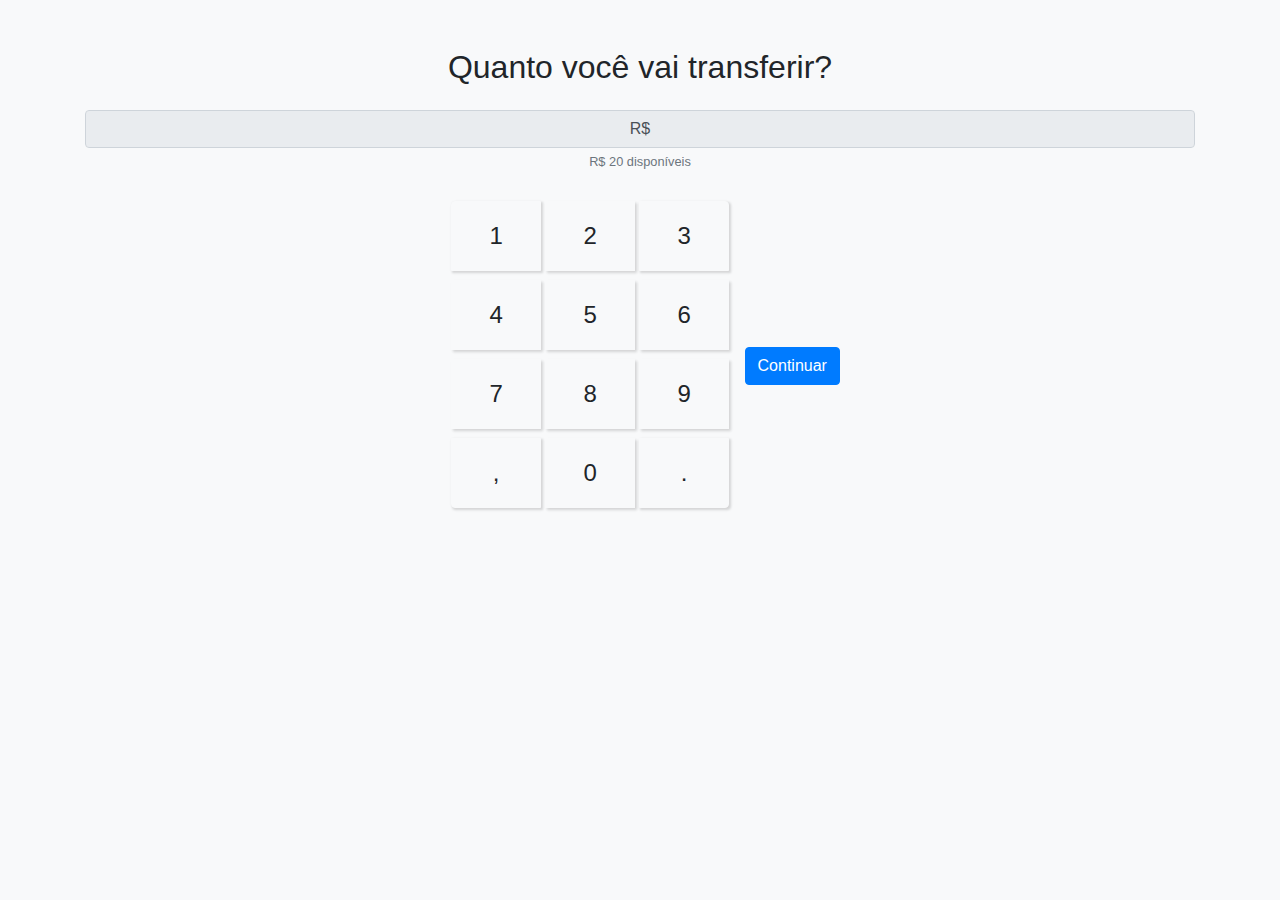
<file: TRANSFERENCIA/index.html>
<!DOCTYPE html>
<html lang="pt-BR">
<head>
    <meta charset="UTF-8">
    <meta name="viewport" content="width=device-width, initial-scale=1.0">
    <title>Transferência</title>
    <link href="https://stackpath.bootstrapcdn.com/bootstrap/4.5.2/css/bootstrap.min.css" rel="stylesheet">
    <link href="style.css" rel="stylesheet">
</head>
<body>
    <div class="container mt-5">
        <!-- Primeira Tela -->
        <div id="tela1" class="text-center">
            <h2>Quanto você vai transferir?</h2>
            <div class="my-4">
                <input type="text" id="valor" class="form-control text-center" value="R$" readonly>
                <small class="form-text text-muted">R$ 20 disponíveis</small>
            </div>
            <div class="keyboard">
                <div class="btn-group-vertical">
                    <div class="btn-group">
                        <button type="button" class="btn btn-light">1</button>
                        <button type="button" class="btn btn-light">2 </button>
                        <button type="button" class="btn btn-light">3 </button>
                    </div>
                    <div class="btn-group">
                        <button type="button" class="btn btn-light">4 </button>
                        <button type="button" class="btn btn-light">5 </button>
                        <button type="button" class="btn btn-light">6 </button>
                    </div>
                    <div class="btn-group">
                        <button type="button" class="btn btn-light">7 </button>
                        <button type="button" class="btn btn-light">8 </button>
                        <button type="button" class="btn btn-light">9 </button>
                    </div>
                    <div class="btn-group">
                        <button type="button" class="btn btn-light">,</button>
                        <button type="button" class="btn btn-light">0</button>
                        <button type="button" class="btn btn-light">.</button>
                    </div>
                </div>
            </div>
            <button id="continuar" class="btn btn-primary mt-4">Continuar</button>
        </div>
        
        <!-- Segunda Tela -->
        <div id="tela2" class="text-center d-none">
            <h2>Confira se está tudo correto</h2>
            <div class="my-4">
                <p>Você vai transferir</p>
                <h3>R$ 10???</h3>
                <p>TED gratuita</p>
            </div>
            <div class="my-4 text-left">
                <p><strong>Total a debitar</strong></p>
                <p>Dinheiro em conta: R$ ???</p>
                <p>Custo por transferência: R$ 0</p>
            </div>
            <div class="my-4 text-left">
                <p><strong>Para</strong></p>
                <p>Nome: ******** ********</p>
                <p>CPF: ***********</p>
                <p>Agência: ******</p>
                <p>Número da conta: ********</p>
                <p>Tipo de conta: Conta corrente</p>
            </div>
            <button id="transferir" class="btn btn-primary mt-4">Transferir</button>
        </div>
    </div>
    <script src="https://code.jquery.com/jquery-3.5.1.min.js"></script>
    <script src="script.js"></script>
</body>
</html>
</file>
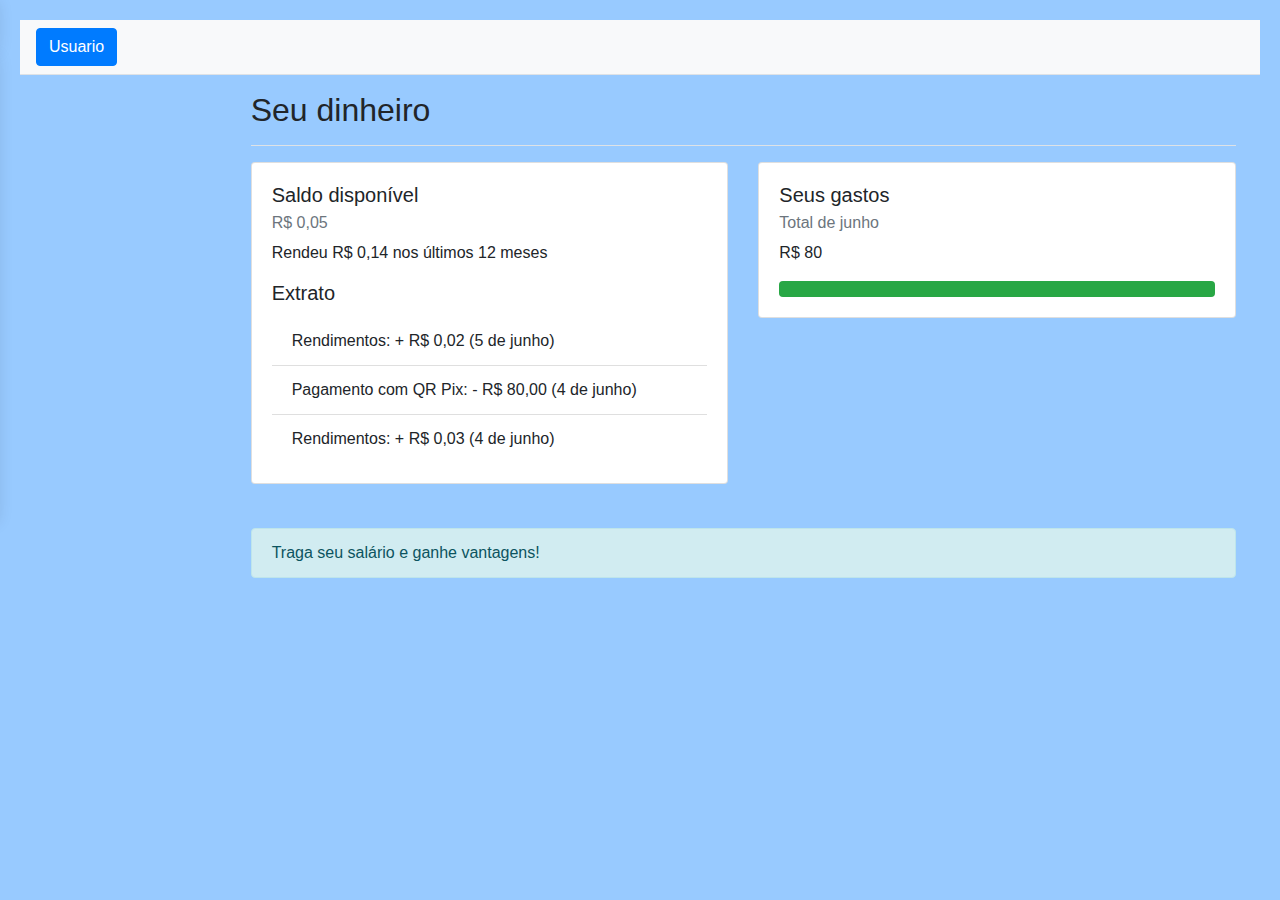
<file: USUARIO3/index.html>
<!DOCTYPE html>
<html lang="pt-br">
<head>
    <meta charset="UTF-8">
    <meta name="viewport" content="width=device-width, initial-scale=1.0">
    <title>Mercado Pago</title>
    <link href="https://stackpath.bootstrapcdn.com/bootstrap/4.5.2/css/bootstrap.min.css" rel="stylesheet">
    <link rel="stylesheet" href="https://stackpath.bootstrapcdn.com/bootstrap/4.5.2/css/bootstrap.min.css">
    <link href="https://cdn.jsdelivr.net/npm/bootstrap@5.3.0-alpha1/dist/css/bootstrap.min.css" rel="stylesheet" integrity="sha384-GLhlTQ8iRABdZLl6O3oVMWSktQOp6b7In1Zl3/Jr59b6EGGoI1txk05y5PAMVXzv" crossorigin="anonymous">

    <link rel="stylesheet" href="styles.css">
</head>
<body>
    <div class="d-flex" id="wrapper">
        <!-- Sidebar -->
        <div class="bg-light border-right " id="sidebar-wrapper">
            <div class="sidebar-heading tabela "> ID USUARIO </div>
            <div class="list-group list-group-flush tabela   ">
                <a href="#" class="list-group-item list-group-item-action .bg-primary">Início</a>
                <a href="#" class="list-group-item list-group-item-action .bg-primary">Seu perfil</a>
                <a href="#" class="list-group-item list-group-item-action .bg-primary">Ajuda</a>
                <a href="#" class="list-group-item list-group-item-action .bg-primary">Seu dinheiro</a>
                <a href="#" class="list-group-item list-group-item-action .bg-primary">Atividade</a>
                <a href="#" class="list-group-item list-group-item-action .bg-primary">Enviar dinheiro</a>
                
                <a href="#" class="list-group-item list-group-item-action .bg-primary">Relatórios</a>


                <a href="#" class="list-group-item list-group-item-action .bg-primary">Sair</a>
                <a href="#" class="list-group-item list-group-item-action .bg-primary">Baixe o app</a>
            </div>
        </div>
        <!-- /#sidebar-wrapper -->

        <!-- Page Content -->
        <div id="page-content-wrapper">
            <nav class="navbar navbar-expand-lg navbar-light bg-light border-bottom">
                <button class="btn btn-primary" id="menu-toggle">Usuario</button>
            </nav>
            <main role="main" class="col-md-10 ml-sm-auto px-4">
                <div class="d-flex justify-content-between flex-wrap flex-md-nowrap align-items-center pt-3 pb-2 mb-3 border-bottom">
                    <h1 class="h2">Seu dinheiro</h1>
                </div>

                <div class="row">
                    <div class="col-md-6">
                        <div class="card">
                            <div class="card-body">
                                <h5 class="card-title">Saldo disponível</h5>
                                <h6 class="card-subtitle mb-2 text-muted">R$ 0,05</h6>
                                <p class="card-text">Rendeu R$ 0,14 nos últimos 12 meses</p>
                                <h5 class="card-title">Extrato</h5>
                                <ul class="list-group list-group-flush">
                                    <li class="list-group-item">Rendimentos: + R$ 0,02 (5 de junho)</li>
                                    <li class="list-group-item">Pagamento com QR Pix: - R$ 80,00 (4 de junho)</li>
                                    <li class="list-group-item">Rendimentos: + R$ 0,03 (4 de junho)</li>
                                </ul>
                            </div>
                        </div>
                    </div>
                    <div class="col-md-6">
                        <div class="card">
                            <div class="card-body">
                                <h5 class="card-title">Seus gastos</h5>
                                <h6 class="card-subtitle mb-2 text-muted">Total de junho</h6>
                                <p class="card-text">R$ 80</p>
                                <div class="progress">
                                    <div class="progress-bar bg-success" role="progressbar" style="width: 100%" aria-valuenow="100" aria-valuemin="0" aria-valuemax="100"></div>
                                </div>
                            </div>
                        </div>
                    </div>
                </div>

                <div class="mt-4">
                    <div class="alert alert-info" role="alert">
                        Traga seu salário e ganhe vantagens!
                    </div>
                </div>
            </main>
        </div>
        <!-- /#page-content-wrapper -->
    </div>
    <!-- /#wrapper -->

    <!-- Bootstrap core JavaScript -->
    <script src="https://code.jquery.com/jquery-3.5.1.slim.min.js"></script>
    <script src="https://cdn.jsdelivr.net/npm/@popperjs/core@2.9.3/dist/umd/popper.min.js"></script>
    <script src="https://stackpath.bootstrapcdn.com/bootstrap/4.5.2/js/bootstrap.min.js"></script>
    <script src="https://cdn.jsdelivr.net/npm/bootstrap@5.3.0-alpha1/dist/js/bootstrap.bundle.min.js" integrity="sha384-kenU1KFdBIe4zVF0s0G1M5b4hcpxyD9F7jL+YpDl6ELhtSTcz/HMDW64utr2vM3C" crossorigin="anonymous"></script>
    <script src="https://code.jquery.com/jquery-3.5.1.slim.min.js"></script>
    <script src="https://cdn.jsdelivr.net/npm/@popperjs/core@2.5.4/dist/umd/popper.min.js"></script>
    <script src="https://stackpath.bootstrapcdn.com/bootstrap/4.5.2/js/bootstrap.min.js"></script>

    <!-- Menu Toggle Script -->
    <script>
        $("#menu-toggle").click(function(e) {
            e.preventDefault();
            $("#wrapper").toggleClass("toggled");
        });
    </script>
</body>
</html>
</file>
<file: TRANSFERENCIA/style.css>
body {
    background-color: #f8f9fa;
}


.keyboard {
    display: inline-block;
    width: 300px;
    margin: 0 auto;
}

.keyboard .btn {
    width: 90px;
    height: 70px;
    margin: 5px;
    font-size: 1.5rem;
    box-shadow: rgba(0, 0, 0, 0.15) 1.95px 1.95px 2.6px;
}
</file>
<file: USUARIO3/styles.css>
body {
    font-family: Arial, sans-serif;
    background-color: #98caff;
}

#wrapper {
    display: flex;
    width: 100%;
    align-items: stretch;
   
}

#sidebar-wrapper {
    min-height: 100vh;
    width: 250px;
    margin-left: -250px;
    transition: margin 0.25s ease-out;
}

#wrapper.toggled #sidebar-wrapper {
    margin-left: 0;
}

#page-content-wrapper {
    width: 100%;
    padding: 20px;

}

.card {
    margin-bottom: 20px;
}
.tabela{
    padding: 15px;
    background:white;
    border-radius: 8px;
    box-shadow: 0 0 15px rgba(0, 0, 0, 0.1);
    transition:  0.2s ease;
}

.list-group a{
    transition:  0.2s ease;
}

.tabela a:hover{
    background-color: #007BFF;
    color: white;
}
.tabela li:hover{
    background-color: #007BFF;
    color: white;
}

.list-group-item:a{
    background-color: #007BFF;
}

    .col-lg-8 li{
    transition:  0.2s ease;


}
</file>
